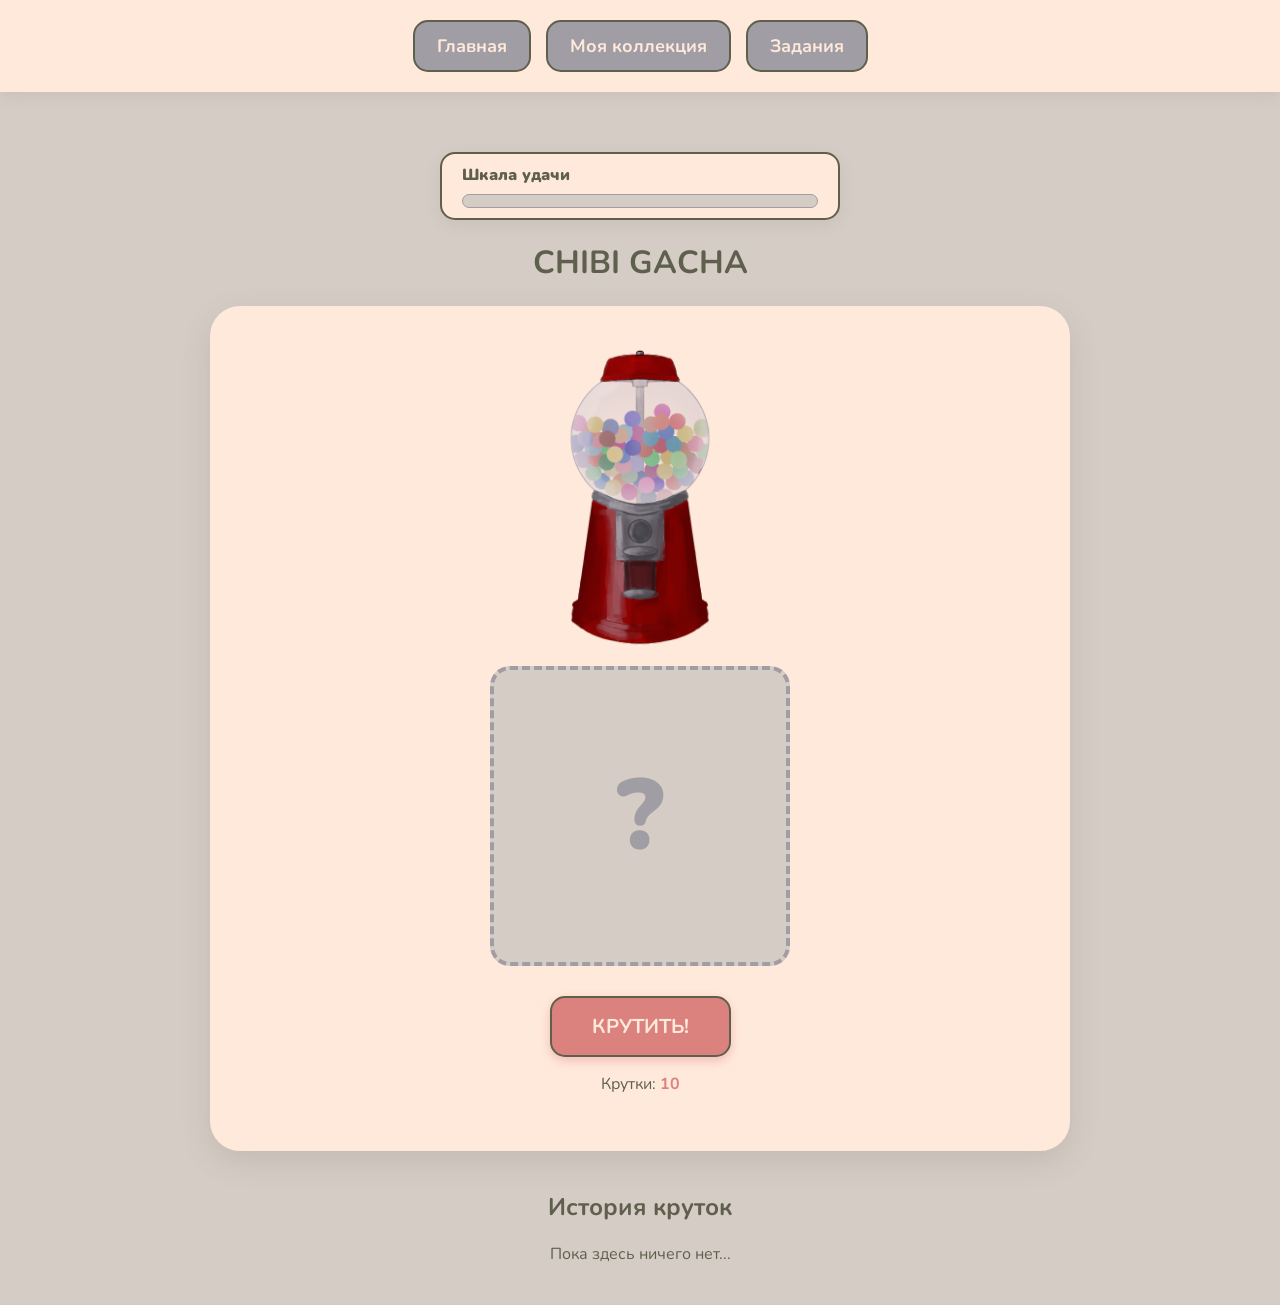
<file: index.html>
<!DOCTYPE html>
<html lang="ru">
<head>
    <meta charset="UTF-8">
    <meta name="viewport" content="width=device-width, initial-scale=1.0">
    <title>Chibi Gacha</title>
    <link rel="stylesheet" href="style.css">
</head>
<body>
    <nav class="navbar">
        <a href="index.html" class="nav-button">Главная</a>
        <a href="collection.html" class="nav-button">Моя коллекция</a>
        <a href="tasks.html" class="nav-button">Задания</a>
    </nav>

    <main class="game">
        <div class="pity-wrapper">
            <div class="pity-text">Шкала удачи</div>
            <div class="pity-bar">
                <div class="pity-fill" id="pityFill"></div>
            </div>
        </div>
        <h1>CHIBI GACHA</h1>
        <div class="machine">
            <div id="machineVisual">
                <img src="assets/machine.png" alt="Гача-автомат" class="machine-img">
            </div>
            
            <div id="result">
                <div class="placeholder">?</div>
            </div>

            <button id="rollButton">КРУТИТЬ!</button>
            
            <p>Крутки: <span id="rolls" style="font-weight: bold; color: #DB827F;">10</span></p>
        </div>

        <section class="collection">
            <h2>История круток</h2>
            <div id="collection">Пока здесь ничего нет...</div>
        </section>
    </main>

    <script src="items.js"></script>
    <script src="game.js"></script>
    <script src="collection.js"></script>
    <script src="script.js"></script>
</body>
</html>
</file>
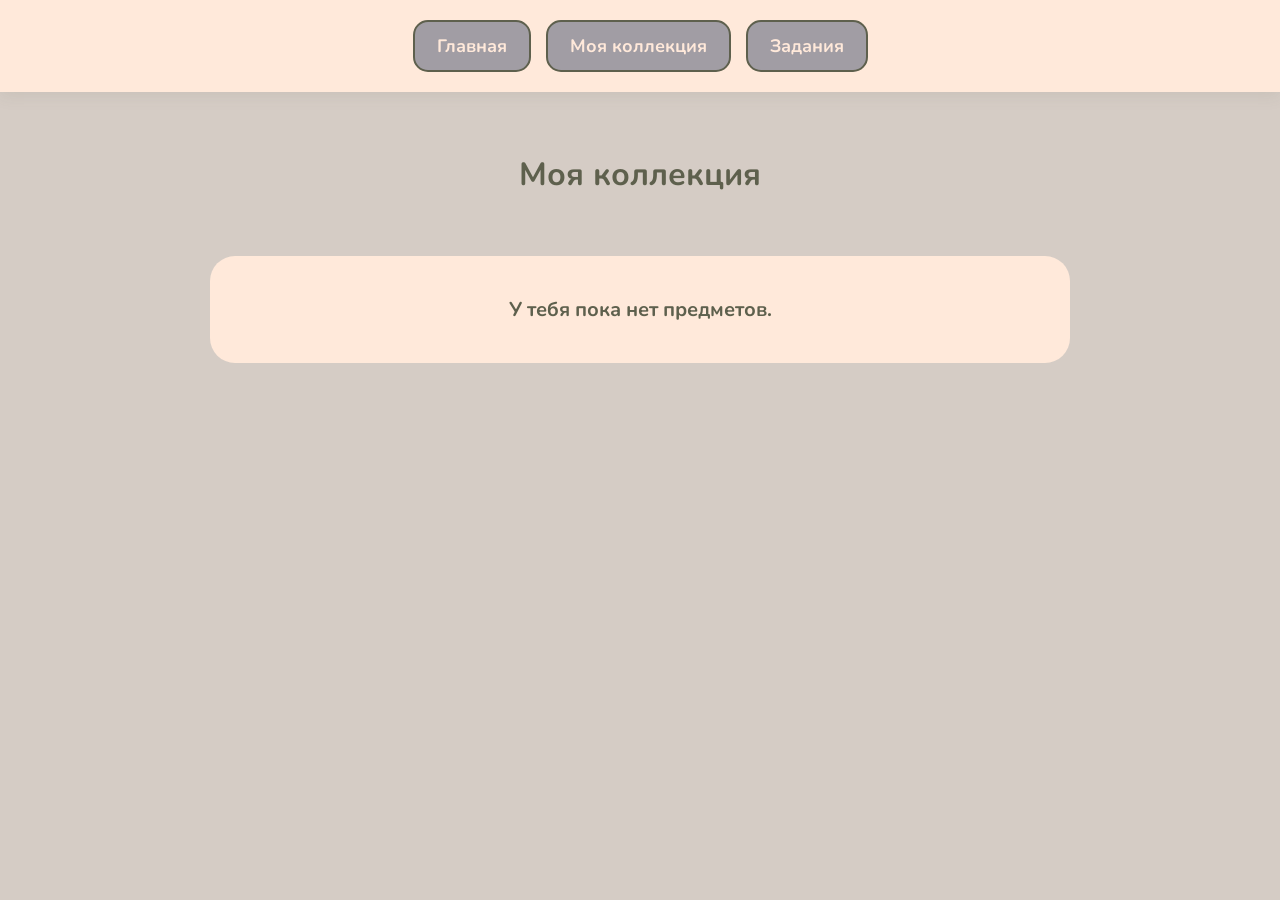
<file: collection.html>
<!DOCTYPE html>
<html lang="ru">
<head>
    <meta charset="UTF-8">
    <meta name="viewport" content="width=device-width, initial-scale=1.0">
    <title>Моя коллекция</title>
    <link rel="stylesheet" href="style.css">
</head>
<body>

    <nav class="navbar">
        <a href="index.html" class="nav-button">Главная</a>
        <a href="collection.html" class="nav-button">Моя коллекция</a>
        <a href="tasks.html" class="nav-button">Задания</a>
    </nav>

    <main class="game">
        <h1>Моя коллекция</h1>

        <div id="emptyCollection" class="empty-collection">
            У тебя пока нет предметов.
        </div>

        <section id="collectionCarousel" class="collection-carousel">
            <div class="carousel-items">
                <button id="previousItem" class="carousel-arrow">‹</button>
                <div id="leftItem" class="carousel-side-item"></div>
                <div id="selectedItem" class="carousel-selected-item"></div>
                <div id="rightItem" class="carousel-side-item"></div>
                <button id="nextItem" class="carousel-arrow">›</button>
            </div>
            <p id="itemCounter" class="item-counter"></p>
        </section>

        <!-- Модальное окно редактора -->
        <section id="characterEditor" class="character-editor">
            <div class="editor-overlay"></div>
            <div class="editor-content">
                <!-- Левая часть: чибик со смещением влево -->
                <div class="editor-character">
                    <div id="characterPreview" class="character-preview"></div>
                </div>

                <!-- Правая часть: боковая панель выбора предметов -->
                <div class="editor-panel">
                    <div class="editor-header">
                        <h2>Редактор</h2>
                        <button id="closeEditor" class="close-editor">✕</button>
                    </div>

                    <div id="editorCategories" class="editor-categories"></div>
                    <div id="editorItems" class="editor-items"></div>

                    <div class="editor-footer">
                        <button id="saveEditor" class="save-button">Сохранить</button>
                    </div>
                </div>
            </div>
        </section>
    </main>

    <script src="items.js"></script>
    <script src="game.js"></script>
    <script src="collection.js"></script>
    <script src="script.js"></script>
</body>
</html>
</file>
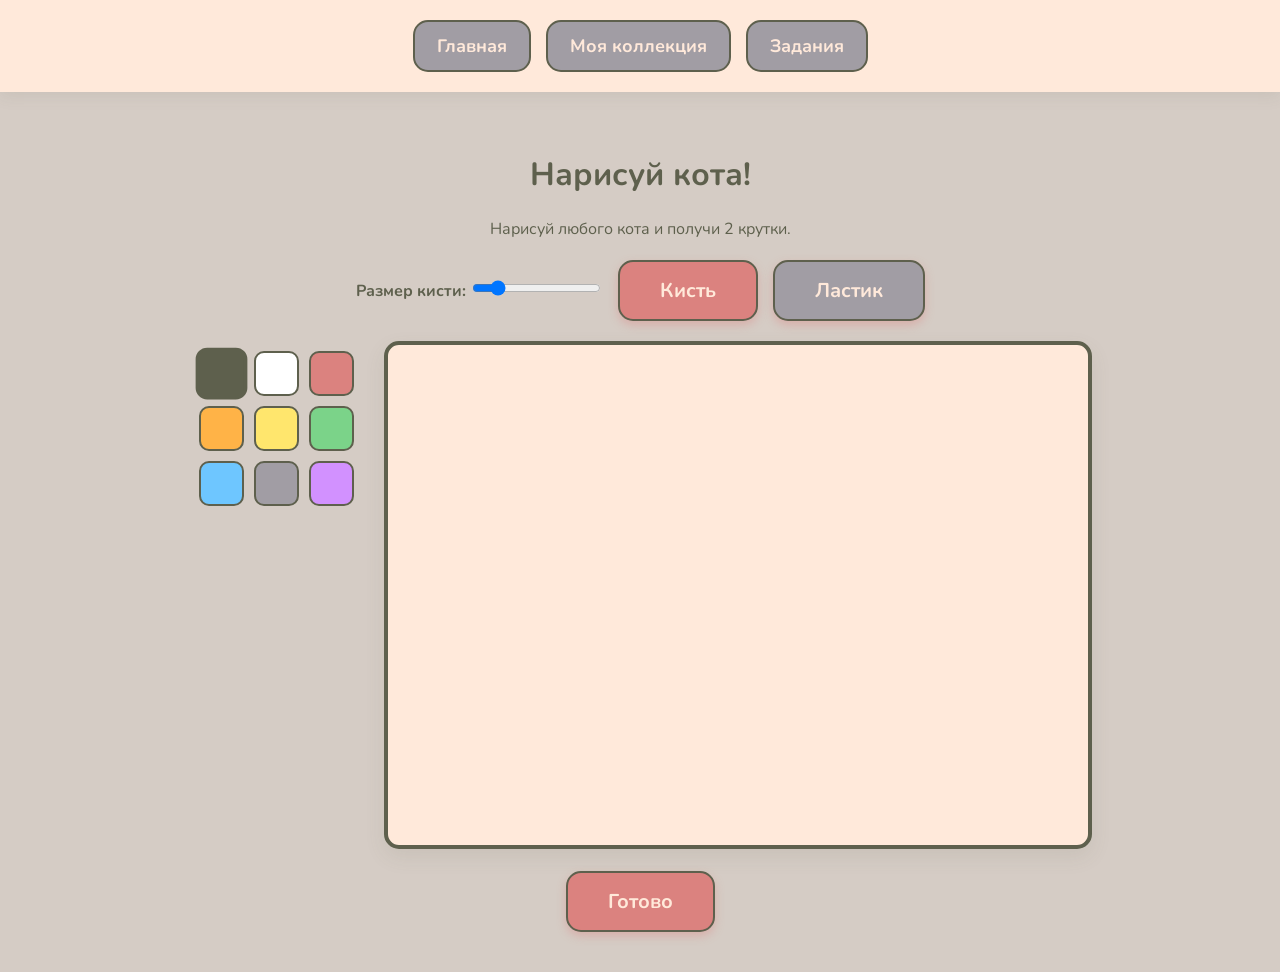
<file: draw-cat.html>
<!DOCTYPE html>
<html lang="ru">
<head>
    <meta charset="UTF-8">
    <meta name="viewport" content="width=device-width, initial-scale=1.0">
    <title>Нарисуй кота</title>
    <link rel="stylesheet" href="style.css">
</head>
<body>
    <nav class="navbar">
        <a href="index.html" class="nav-button">Главная</a>
        <a href="collection.html" class="nav-button">Моя коллекция</a>
        <a href="tasks.html" class="nav-button">Задания</a>
    </nav>

    <main class="game">
        <h1>Нарисуй кота!</h1>
        <p>Нарисуй любого кота и получи 2 крутки.</p>

        <div class="drawing-tools">
            <label>
                Размер кисти:
                <input type="range" id="brushSize" min="2" max="50" value="10">
            </label>
            <button id="brushButton">Кисть</button>
            <button id="eraserButton" style="background: #A19DA4;">Ластик</button>
        </div>

        <div class="drawing-area">
            <div class="color-palette">
                <button class="color-button active" data-color="#5E604D" style="background-color: #5E604D;"></button>
                <button class="color-button" data-color="#ffffff" style="background-color: #ffffff;"></button>
                <button class="color-button" data-color="#DB827F" style="background-color: #DB827F;"></button>
                <button class="color-button" data-color="#ffb347" style="background-color: #ffb347;"></button>
                <button class="color-button" data-color="#ffe66d" style="background-color: #ffe66d;"></button>
                <button class="color-button" data-color="#7bd389" style="background-color: #7bd389;"></button>
                <button class="color-button" data-color="#6ec6ff" style="background-color: #6ec6ff;"></button>
                <button class="color-button" data-color="#A19DA4" style="background-color: #A19DA4;"></button>
                <button class="color-button" data-color="#d291ff" style="background-color: #d291ff;"></button>
            </div>
            <canvas id="drawingCanvas" width="700" height="500"></canvas>
        </div>
        
        <br>
        <button id="finishDrawing">Готово</button>
    </main>

    <script src="game.js"></script>
    <script>
        const drawingType = "cat";
        const taskId = "draw-cat";
    </script>
    <script src="draw.js"></script>
</body>
</html>
</file>
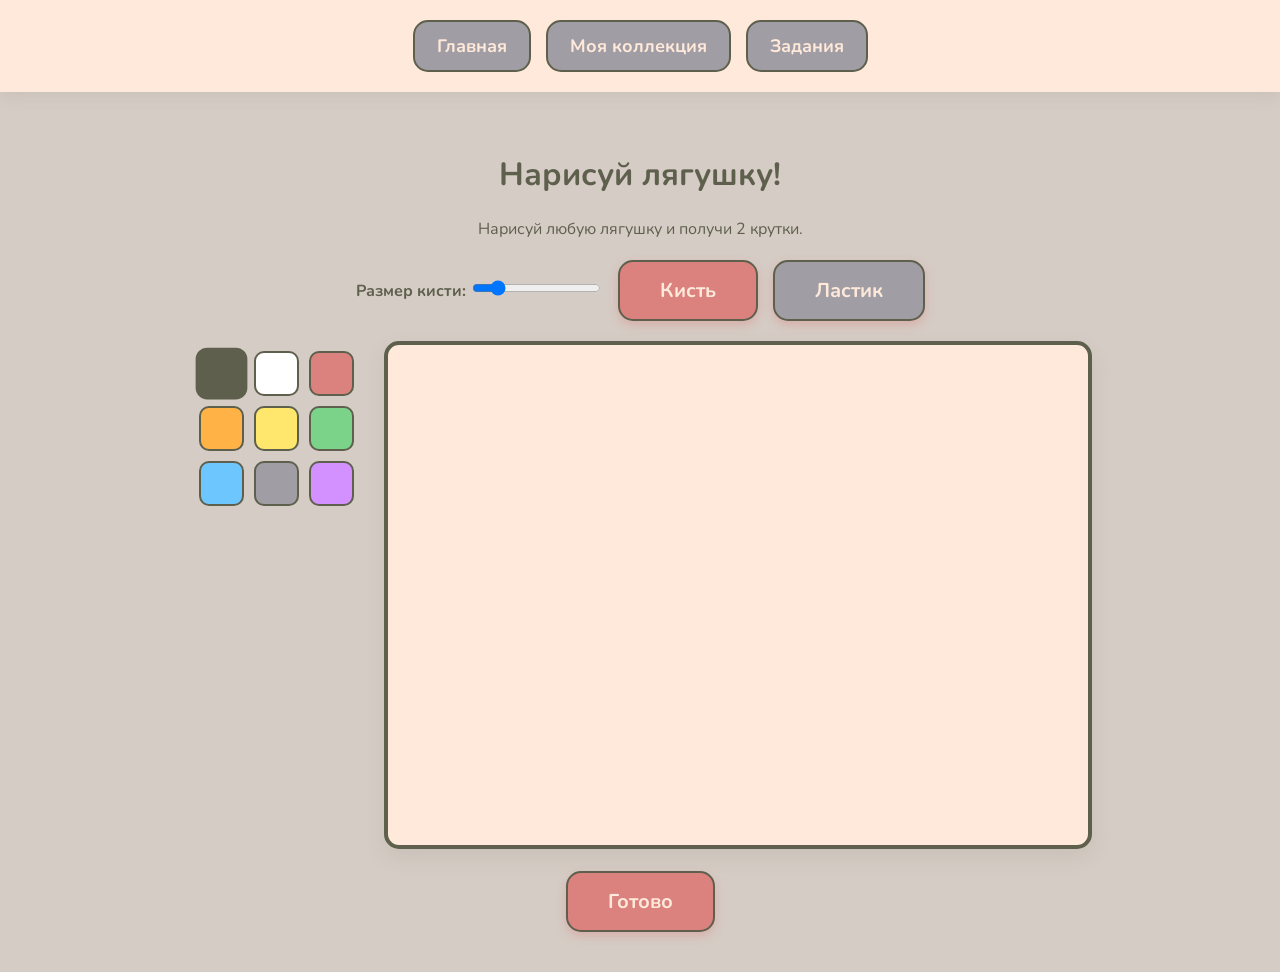
<file: draw-frog.html>
<!DOCTYPE html>
<html lang="ru">
<head>
    <meta charset="UTF-8">
    <meta name="viewport" content="width=device-width, initial-scale=1.0">
    <title>Нарисуй лягушку</title>
    <link rel="stylesheet" href="style.css">
</head>
<body>
    <nav class="navbar">
        <a href="index.html" class="nav-button">Главная</a>
        <a href="collection.html" class="nav-button">Моя коллекция</a>
        <a href="tasks.html" class="nav-button">Задания</a>
    </nav>

    <main class="game">
        <h1>Нарисуй лягушку!</h1>
        <p>Нарисуй любую лягушку и получи 2 крутки.</p>

        <div class="drawing-tools">
            <label>
                Размер кисти:
                <input type="range" id="brushSize" min="2" max="50" value="10">
            </label>
            <button id="brushButton">Кисть</button>
            <button id="eraserButton" style="background: #A19DA4;">Ластик</button>
        </div>

        <div class="drawing-area">
            <div class="color-palette">
                <button class="color-button active" data-color="#5E604D" style="background-color: #5E604D;"></button>
                <button class="color-button" data-color="#ffffff" style="background-color: #ffffff;"></button>
                <button class="color-button" data-color="#DB827F" style="background-color: #DB827F;"></button>
                <button class="color-button" data-color="#ffb347" style="background-color: #ffb347;"></button>
                <button class="color-button" data-color="#ffe66d" style="background-color: #ffe66d;"></button>
                <button class="color-button" data-color="#7bd389" style="background-color: #7bd389;"></button>
                <button class="color-button" data-color="#6ec6ff" style="background-color: #6ec6ff;"></button>
                <button class="color-button" data-color="#A19DA4" style="background-color: #A19DA4;"></button>
                <button class="color-button" data-color="#d291ff" style="background-color: #d291ff;"></button>
            </div>
            <canvas id="drawingCanvas" width="700" height="500"></canvas>
        </div>

        <br>
        <button id="finishDrawing">Готово</button>
    </main>

    <script src="game.js"></script>
    <script>
        const drawingType = "frog";
        const taskId = "draw-frog";
    </script>
    <script src="draw.js"></script>
</body>
</html>
</file>
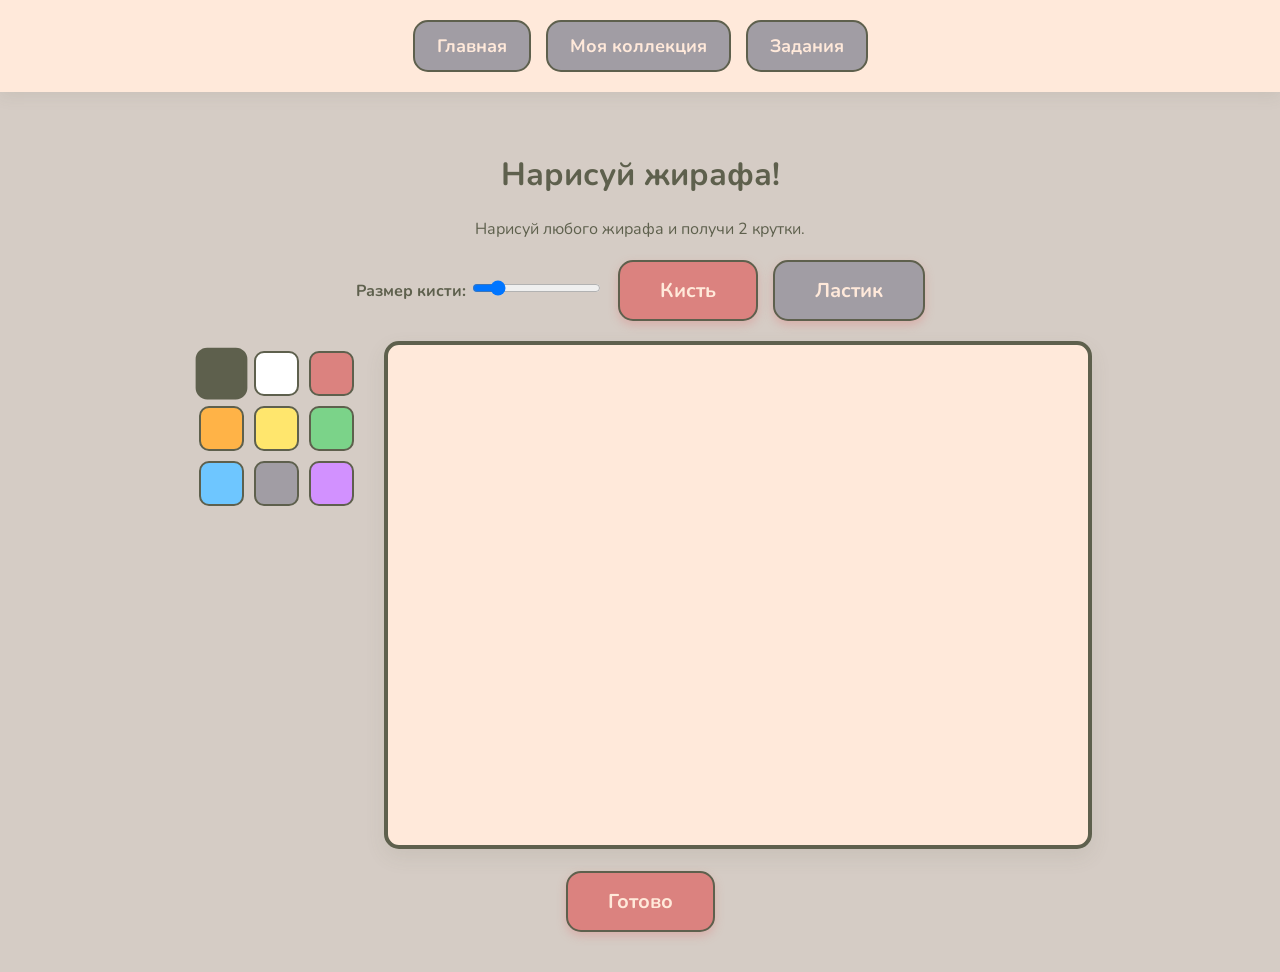
<file: draw-giraffe.html>
<!DOCTYPE html>
<html lang="ru">
<head>
    <meta charset="UTF-8">
    <meta name="viewport" content="width=device-width, initial-scale=1.0">
    <title>Нарисуй жирафа</title>
    <link rel="stylesheet" href="style.css">
</head>
<body>
    <nav class="navbar">
        <a href="index.html" class="nav-button">Главная</a>
        <a href="collection.html" class="nav-button">Моя коллекция</a>
        <a href="tasks.html" class="nav-button">Задания</a>
    </nav>

    <main class="game">
        <h1>Нарисуй жирафа!</h1>
        <p>Нарисуй любого жирафа и получи 2 крутки.</p>

        <div class="drawing-tools">
            <label>
                Размер кисти:
                <input type="range" id="brushSize" min="2" max="50" value="10">
            </label>
            <button id="brushButton">Кисть</button>
            <button id="eraserButton" style="background: #A19DA4;">Ластик</button>
        </div>

        <div class="drawing-area">
            <div class="color-palette">
                <button class="color-button active" data-color="#5E604D" style="background-color: #5E604D;"></button>
                <button class="color-button" data-color="#ffffff" style="background-color: #ffffff;"></button>
                <button class="color-button" data-color="#DB827F" style="background-color: #DB827F;"></button>
                <button class="color-button" data-color="#ffb347" style="background-color: #ffb347;"></button>
                <button class="color-button" data-color="#ffe66d" style="background-color: #ffe66d;"></button>
                <button class="color-button" data-color="#7bd389" style="background-color: #7bd389;"></button>
                <button class="color-button" data-color="#6ec6ff" style="background-color: #6ec6ff;"></button>
                <button class="color-button" data-color="#A19DA4" style="background-color: #A19DA4;"></button>
                <button class="color-button" data-color="#d291ff" style="background-color: #d291ff;"></button>
            </div>
            <canvas id="drawingCanvas" width="700" height="500"></canvas>
        </div>

        <br>
        <button id="finishDrawing">Готово</button>
    </main>

    <script src="game.js"></script>
    <script>
        const drawingType = "giraffe";
        const taskId = "draw-giraffe";
    </script>
    <script src="draw.js"></script>
</body>
</html>
</file>
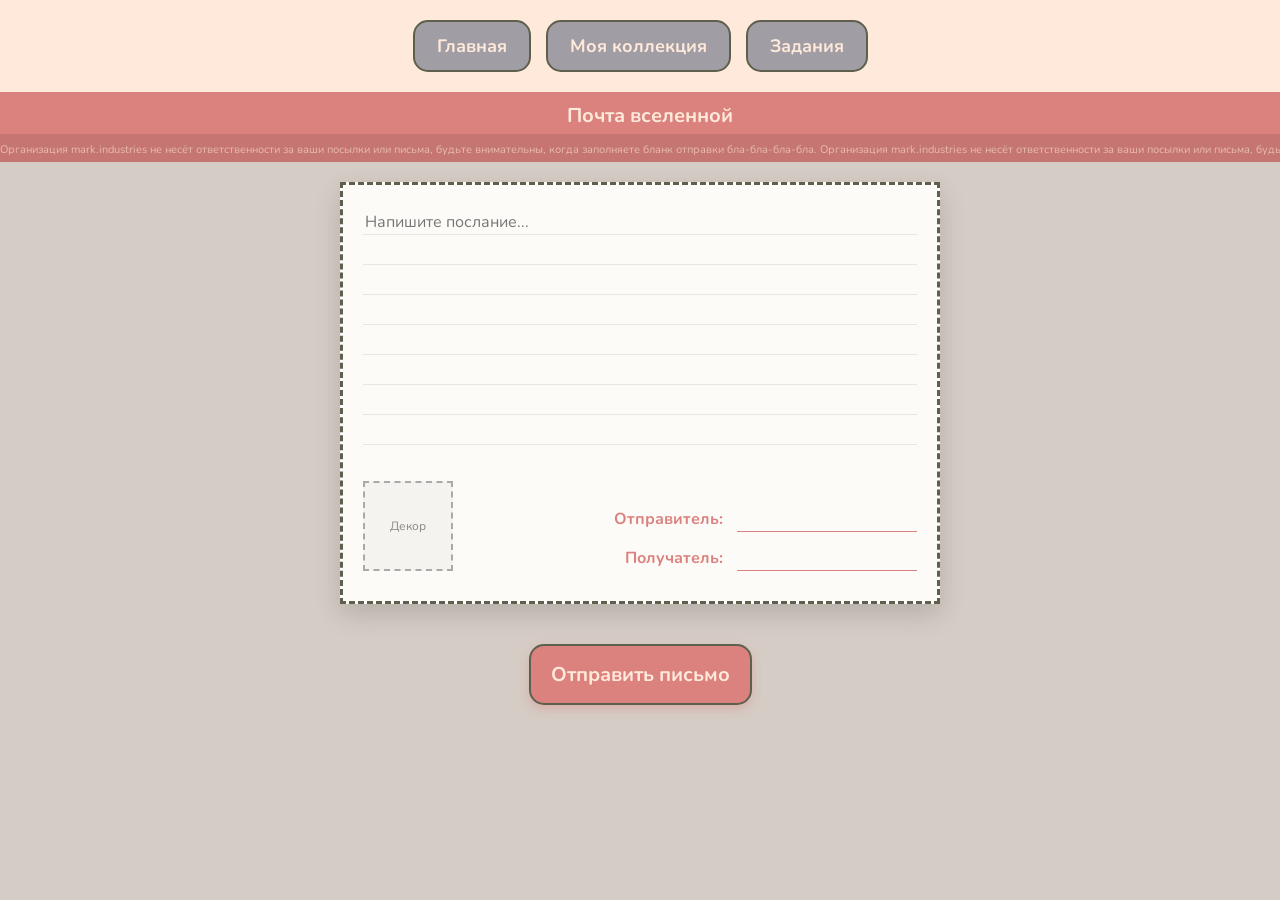
<file: mail.html>
<!DOCTYPE html>
<html lang="ru">
<head>
    <meta charset="UTF-8">
    <title>Почта вселенной</title>
    <link rel="stylesheet" href="style.css">
</head>
<body>
    <nav class="navbar">
        <a href="index.html" class="nav-button">Главная</a>
        <a href="collection.html" class="nav-button">Моя коллекция</a>
        <a href="tasks.html" class="nav-button">Задания</a>
    </nav>

    <!-- Новая шапка почты -->
    <div class="mail-header-bar">
        <h2 class="mail-title">Почта вселенной</h2>
        <div class="mail-marquee-wrapper">
            <div class="mail-marquee">
                Организация mark.industries не несёт ответственности за ваши посылки или письма, будьте внимательны, когда заполняете бланк отправки бла-бла-бла-бла. Организация mark.industries не несёт ответственности за ваши посылки или письма, будьте внимательны, когда заполняете бланк отправки бла-бла-бла-бла. Организация mark.industries не несёт ответственности за ваши посылки или письма, будьте внимательны, когда заполняете бланк отправки бла-бла-бла-бла.
            </div>
        </div>
    </div>

    <!-- Контейнер для письма -->
    <div id="mailContainer" class="mail-container"></div>

    <!-- Модальное окно выбора декора -->
    <div id="decorModal" class="modal-overlay" style="display: none;">
        <div class="modal-content">
            <h3>Выберите декор</h3>
            <div id="decorGrid" class="decor-grid"></div>
            <button class="task-button" onclick="document.getElementById('decorModal').style.display='none'">Отмена</button>
        </div>
    </div>

    <!-- Красивое всплывающее окно после отправки/чтения -->
<div id="mailPopup" class="custom-modal-overlay">
    <div class="custom-modal-box">
        <p id="mailPopupText"></p>
        <button id="mailPopupBtn" class="task-button">Вернуться на страницу заданий</button>
    </div>
</div>

    <!-- Подключаем скрипты -->
    <script src="game.js"></script>
    <script src="tasks.js"></script> <!-- Для функции checkAndCompleteTask -->
    <script src="mail.js"></script>
</body>
</html>
</file>
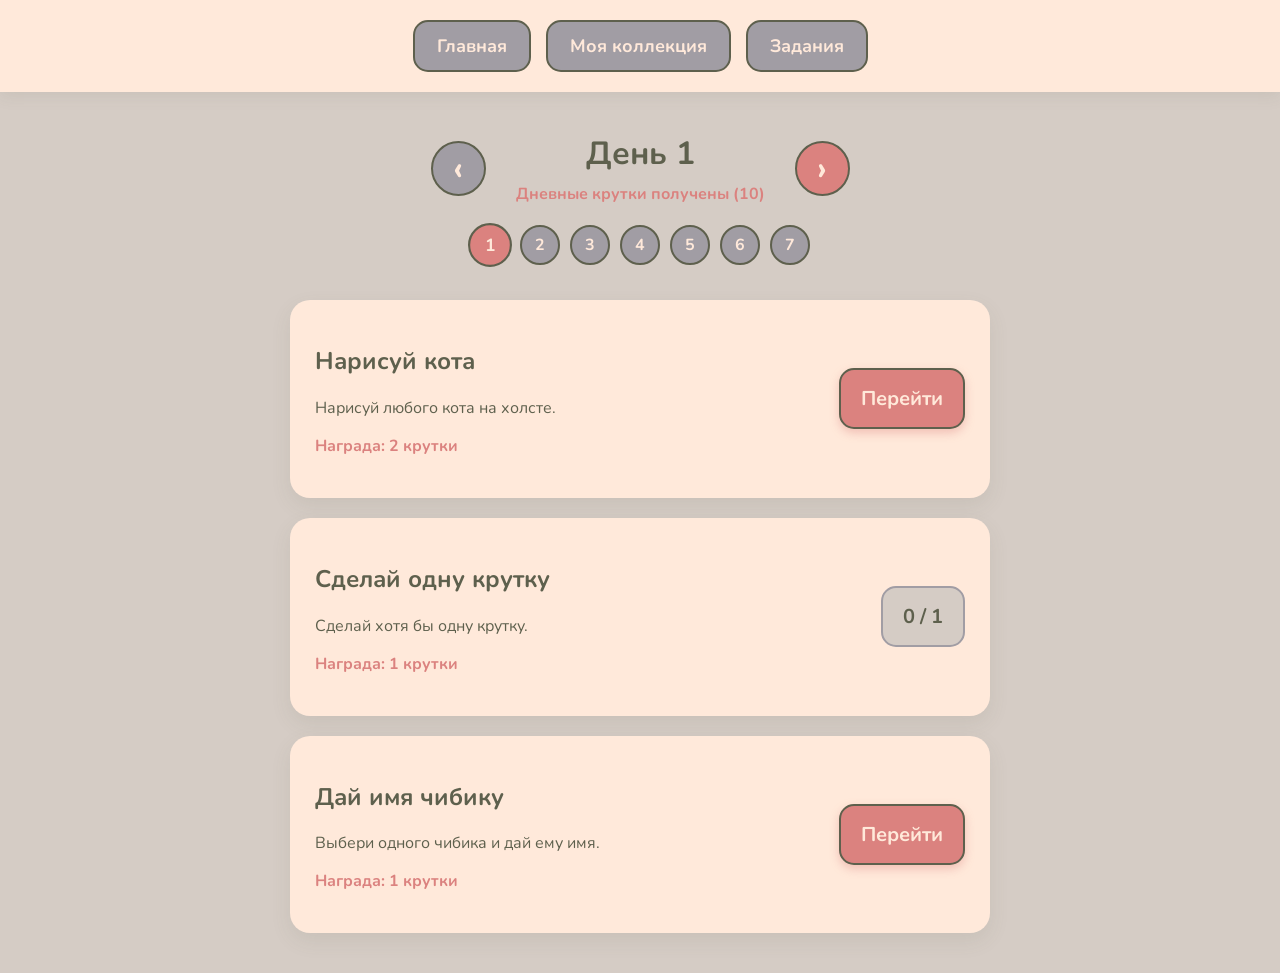
<file: tasks.html>
<!DOCTYPE html>
<html lang="ru">

<head>

    <meta charset="UTF-8">

    <meta
        name="viewport"
        content="width=device-width, initial-scale=1.0"
    >

    <title>Задания</title>

    <link
        rel="stylesheet"
        href="style.css"
    >

</head>


<body>

    <nav class="navbar">

        <a
            href="index.html"
            class="nav-button"
        >
            Главная
        </a>

        <a
            href="collection.html"
            class="nav-button"
        >
            Моя коллекция
        </a>

        <a
            href="tasks.html"
            class="nav-button"
        >
            Задания
        </a>

    </nav>


    <main class="game">

        <div class="tasks-header">

            <button
                id="previousDay"
                class="day-arrow"
            >
                ‹
            </button>


            <div>

                <h1 id="dayTitle">
                    День 1
                </h1>

                <p
                    id="dailyRollsText"
                    class="daily-rolls-text"
                >
                </p>

            </div>


            <button
                id="nextDay"
                class="day-arrow"
            >
                ›
            </button>

        </div>


        <div
            id="dayDots"
            class="day-dots"
        >
        </div>


        <section
            id="tasksContainer"
            class="tasks-container"
        >
        </section>

    </main>


    <script src="game.js"></script>
    <script src="tasks.js"></script>

</body>

</html>
</file>
<file: style.css>
@import url('https://fonts.googleapis.com/css2?family=Nunito:wght@400;700;900&display=swap');

html {
    overflow-y: scroll;
}

* {
    box-sizing: border-box;
}

body {
    margin: 0;
    font-family: 'Nunito', sans-serif;
    background: #D5CCC5;
    color: #5E604D;
    text-align: center;
    min-height: 100vh;
}

h1, h2 {
    color: #5E604D;
}

.game {
    max-width: 900px;
    margin: 0 auto;
    padding: 40px 20px;
    box-sizing: border-box;
}

/* Навигация */
.navbar {
    display: flex;
    justify-content: center;
    gap: 15px;
    padding: 20px;
    background: #FFE9DA;
    box-shadow: 0 4px 15px rgba(94, 96, 77, 0.1);
    box-sizing: border-box;
    width: 100%;
}

.nav-button {
    padding: 12px 22px;
    text-decoration: none;
    color: #FFE9DA;
    background: #A19DA4;
    border: 2px solid #5E604D;
    border-radius: 15px;
    font-size: 18px;
    font-weight: 700;
    transition: 0.2s;
}

.nav-button:hover {
    background: #DB827F;
    transform: translateY(-3px);
}

/* Главная: Автомат */
.machine {
    background: #FFE9DA;
    border-radius: 30px;
    padding: 40px;
    box-shadow: 0 10px 30px rgba(94, 96, 77, 0.15);
}

.machine-img {
    width: 300px;
    max-width: 100%;
    display: block;
    margin: 0 auto;
}

#result {
    width: 300px;
    height: 300px;
    margin: 20px auto 30px;
    display: flex;
    align-items: center;
    justify-content: center;
    background: #D5CCC5;
    border: 4px dashed #A19DA4;
    border-radius: 20px;
}

.placeholder {
    font-size: 100px;
    font-weight: 900;
    color: #A19DA4;
}

.result-img {
    max-width: 180px;
    max-height: 180px;
    object-fit: contain;
}

/* Кнопки */
button {
    padding: 15px 40px;
    font-size: 20px;
    font-weight: 700;
    font-family: 'Nunito', sans-serif;
    color: #FFE9DA;
    background: #DB827F;
    border: 2px solid #5E604D;
    border-radius: 15px;
    cursor: pointer;
    transition: 0.2s;
    box-shadow: 0 4px 10px rgba(219, 130, 127, 0.4);
}

button:hover {
    transform: translateY(-2px);
    box-shadow: 0 6px 15px rgba(219, 130, 127, 0.6);
}

button:disabled {
    background: #A19DA4;
    box-shadow: none;
    cursor: not-allowed;
    transform: none;
}

/* История круток */
.collection {
    margin-top: 40px;
}

.collection-card {
    display: flex;
    align-items: center;
    justify-content: center;
    gap: 10px;
    margin-bottom: 10px;
    font-weight: 700;
}

.thumb-img {
    width: 32px;
    height: 32px;
    object-fit: contain;
}

/* Задания */
.task-card {
    max-width: 700px;
    margin: 30px auto;
    padding: 25px;
    background: #FFE9DA;
    border-radius: 20px;
    display: flex;
    align-items: center;
    justify-content: space-between;
    gap: 20px;
    box-shadow: 0 8px 20px rgba(94, 96, 77, 0.1);
}

.task-info {
    text-align: left;
}

.reward {
    font-weight: bold;
    color: #DB827F;
}

.task-button {
    padding: 15px 20px;
    border-radius: 15px;
    border: 2px solid #5E604D;
    text-decoration: none;
    color: #FFE9DA;
    background: #DB827F;
    font-weight: 700;
    white-space: nowrap;
    transition: 0.2s;
    box-shadow: 0 4px 10px rgba(219, 130, 127, 0.4);
}

.task-button,
a.task-button.page-button {
    background: #DB827F !important;
    color: #FFE9DA !important;
    border: 2px solid #5E604D !important;
    cursor: pointer;
    text-decoration: none;
    display: inline-block;
    transition: transform 0.15s ease, background 0.15s ease;
}

a.task-button.page-button:hover,
.task-button:not(:disabled):hover {
    background: #c9716e !important;
    transform: translateY(-2px);
}

/* Обычные выполненные задания (Lilac Ash #A19DA4) */
.task-button.completed {
    background: #A19DA4 !important;
    border-color: #5E604D !important;
    color: #FFE9DA !important;
    cursor: default;
    box-shadow: none;
    transform: none;
}

/* Задания в процессе и заблокированные (Dust Grey #D5CCC5) */
.task-button.incomplete, 
.task-button.locked {
    background: #D5CCC5 !important;
    border-color: #A19DA4 !important;
    color: #5E604D !important;
    cursor: not-allowed;
    box-shadow: none;
    transform: none;
}

.task-button:hover {
    transform: translateY(-2px);
    box-shadow: 0 6px 15px rgba(219, 130, 127, 0.6);
}

/* Холст рисования */
.drawing-tools {
    margin: 20px;
    display: flex;
    justify-content: center;
    align-items: center;
    gap: 15px;
    font-weight: bold;
}

.drawing-area {
    display: flex;
    justify-content: center;
    align-items: flex-start;
    gap: 20px;
    margin-top: 20px;
}

#drawingCanvas {
    background: #FFE9DA;
    border: 4px solid #5E604D;
    border-radius: 15px;
    cursor: crosshair;
    max-width: 100%;
    box-shadow: 0 8px 20px rgba(94, 96, 77, 0.1);
}

.color-palette {
    display: grid;
    grid-template-columns: repeat(3, 45px);
    gap: 10px;
    padding: 10px;
}

.color-button {
    width: 45px;
    height: 45px;
    padding: 0;
    border: 2px solid #5E604D;
    border-radius: 10px;
    cursor: pointer;
    box-shadow: none;
}

.color-button.active {
    border: 3px solid #5E604D;
    transform: scale(1.15);
}

/* --- АНИМИРОВАННАЯ КАРУСЕЛЬ КОЛЛЕКЦИИ --- */

.empty-collection {
    margin-top: 60px;
    padding: 40px;
    background: #FFE9DA;
    border-radius: 25px;
    font-size: 20px;
    font-weight: 700;
}

.collection-carousel {
    margin-top: 30px;
    display: flex;
    flex-direction: column;
    align-items: center;
}

.carousel-items {
    display: flex;
    justify-content: center;
    align-items: center;
    gap: 20px;
    min-height: 380px;
}

.carousel-side-item, .carousel-selected-item {
    transition: transform 0.22s ease, opacity 0.22s ease;
}

.carousel-side-item {
    width: 160px;
    height: 220px;
    display: flex;
    align-items: center;
    justify-content: center;
    cursor: pointer;
    opacity: 0.45;
    transform: scale(0.8);
}

.carousel-side-item:hover {
    opacity: 0.75;
    transform: scale(0.85);
}

.carousel-selected-item {
    width: 280px;
    height: 340px;
    display: flex;
    flex-direction: column;
    align-items: center;
    justify-content: center;
    cursor: pointer;
}

.selected-item-image, .side-item-image {
    max-width: 100%;
    max-height: 260px;
    object-fit: contain;
}

.side-item-image {
    filter: grayscale(20%) brightness(0.85);
}

.carousel-arrow {
    width: 55px;
    height: 55px;
    padding: 0;
    border: 2px solid #5E604D;
    border-radius: 50%;
    font-size: 35px;
    line-height: 1;
}

.item-counter {
    margin-top: 15px;
    font-weight: 700;
    color: #5E604D;
}

/* Поле имени для кастомного чиби */
.chibi-name-container {
    display: inline-flex;
    align-items: center;
    justify-content: center;
    background: rgba(255, 233, 218, 0.65);
    border: 2px solid #5E604D;
    border-radius: 12px;
    padding: 5px 12px;
    margin-top: 12px;
    max-width: 200px;
    width: 100%;
    transition: background 0.2s ease, border-color 0.2s ease;
}

.chibi-name-container:focus-within {
    background: #FFE9DA;
    border-color: #DB827F;
}

.chibi-name-input {
    border: none;
    background: transparent;
    font-family: 'Nunito', sans-serif;
    font-weight: 700;
    font-size: 15px;
    color: #5E604D;
    text-align: center;
    outline: none;
    width: 100%;
}

.pencil-icon {
    font-size: 14px;
    color: #5E604D;
    margin-left: 6px;
    user-select: none;
    pointer-events: none;
    opacity: 0.8;
}

/* Анимации карусели */
.carousel-items.slide-left .carousel-selected-item {
    animation: slideOutLeft 0.22s ease forwards;
}

.carousel-items.slide-left .carousel-side-item {
    animation: slideSideLeft 0.22s ease forwards;
}

.carousel-items.slide-right .carousel-selected-item {
    animation: slideOutRight 0.22s ease forwards;
}

.carousel-items.slide-right .carousel-side-item {
    animation: slideSideRight 0.22s ease forwards;
}

@keyframes slideOutLeft {
    0% { transform: translateX(0) scale(1); opacity: 1; }
    100% { transform: translateX(-50px) scale(0.85); opacity: 0.3; }
}

@keyframes slideSideLeft {
    0% { transform: translateX(0); }
    100% { transform: translateX(-35px); }
}

@keyframes slideOutRight {
    0% { transform: translateX(0) scale(1); opacity: 1; }
    100% { transform: translateX(50px) scale(0.85); opacity: 0.3; }
}

@keyframes slideSideRight {
    0% { transform: translateX(0); }
    100% { transform: translateX(35px); }
}

/* Редактор персонажа */
.character-editor {
    position: fixed;
    top: 0;
    left: 0;
    width: 100vw;
    height: 100vh;
    z-index: 9999;
    opacity: 0;
    pointer-events: none;
    transition: opacity 0.3s ease;
}

.character-editor.editor-open {
    opacity: 1;
    pointer-events: auto;
}

.editor-overlay {
    position: absolute;
    top: 0;
    left: 0;
    width: 100%;
    height: 100%;
    background: rgba(94, 96, 77, 0.45);
    backdrop-filter: blur(3px);
}

.editor-content {
    position: relative;
    z-index: 10000;
    display: flex;
    width: 100%;
    height: 100%;
}

.editor-character {
    flex: 1;
    display: flex;
    align-items: center;
    justify-content: center;
    height: 100%;
    overflow: hidden;
}

.character-preview {
    position: relative;
    width: 560px;
    height: 560px;
    background: transparent;
    border: none;
    border-radius: 24px;
    overflow: hidden;
}

.character-layer {
    position: absolute;
    top: 0;
    left: 0;
    width: 100%;
    height: 100%;
    object-fit: contain;
    pointer-events: none;
}

.layer-handItem { z-index: 1; }
.layer-body { z-index: 2; }
.layer-eyes { z-index: 3; }
.layer-emotion { z-index: 4; }
.layer-top { z-index: 5; }
.layer-bottom { z-index: 6; }
.layer-shoes { z-index: 7; }
.layer-hair { z-index: 8; }
.layer-accessory { z-index: 9; }

.editor-panel {
    width: 420px;
    max-width: 90vw;
    background: #FFE9DA;
    height: 100vh;
    display: flex;
    flex-direction: column;
    padding: 24px;
    box-sizing: border-box;
    border-left: 3px solid #5E604D;
    box-shadow: -6px 0 20px rgba(94, 96, 77, 0.2);
    transform: translateX(100%);
    transition: transform 0.35s cubic-bezier(0.25, 1, 0.5, 1);
}

.character-editor.editor-open .editor-panel {
    transform: translateX(0);
}

.editor-header {
    display: flex;
    justify-content: space-between;
    align-items: center;
    margin-bottom: 20px;
}

.editor-header h2 {
    margin: 0;
    color: #5E604D;
    font-size: 24px;
}

.close-editor {
    background: #A19DA4;
    color: #FFFFFF;
    border: 2px solid #5E604D;
    width: 36px;
    height: 36px;
    padding: 0;
    border-radius: 50%;
    cursor: pointer;
    font-size: 16px;
    font-weight: bold;
    display: flex;
    align-items: center;
    justify-content: center;
    transition: all 0.2s ease;
    box-shadow: none;
}

.close-editor:hover {
    background: #DB827F;
}

.editor-categories {
    display: flex;
    flex-wrap: wrap;
    gap: 8px;
    margin-bottom: 20px;
}

.category-button {
    background: #A19DA4;
    color: #FFFFFF;
    border: 2px solid #5E604D;
    padding: 8px 14px;
    border-radius: 16px;
    cursor: pointer;
    font-size: 14px;
    font-weight: bold;
    transition: all 0.2s ease;
    box-shadow: none;
}

.category-button:hover {
    background: #DB827F;
}

.category-button.active-category {
    background: #DB827F;
    color: #FFFFFF;
    box-shadow: 0 4px 10px rgba(219, 130, 127, 0.4);
}

.editor-items {
    flex: 1;
    overflow-y: auto;
    display: grid;
    grid-template-columns: repeat(3, 1fr);
    gap: 12px;
    align-content: start;
    padding-right: 4px;
}

.editor-item-card {
    background: #FFFFFF;
    border: 2px solid #5E604D;
    border-radius: 14px;
    padding: 10px 6px;
    display: flex;
    flex-direction: column;
    align-items: center;
    justify-content: center;
    cursor: pointer;
    transition: all 0.2s ease;
    box-shadow: none;
}

.editor-item-card:hover {
    transform: translateY(-2px);
    box-shadow: 0 4px 8px rgba(94, 96, 77, 0.2);
}

.editor-item-card.equipped {
    border-color: #DB827F;
    background: #FFF0ED;
    box-shadow: 0 0 0 2px #DB827F;
}

.editor-item-card img {
    width: 50px;
    height: 50px;
    object-fit: contain;
}

.editor-item-card span {
    font-size: 12px;
    color: #5E604D;
    margin-top: 6px;
    text-align: center;
}

.no-items {
    grid-column: 1 / -1;
    color: #5E604D;
    text-align: center;
    font-size: 14px;
    margin-top: 20px;
}

.editor-footer {
    padding-top: 16px;
    border-top: 2px solid #5E604D;
    margin-top: auto;
}

.save-button {
    width: 100%;
    background: #DB827F;
    color: #FFFFFF;
    border: 2px solid #5E604D;
    padding: 14px;
    font-size: 16px;
    font-weight: bold;
    border-radius: 16px;
    cursor: pointer;
    box-shadow: 0 4px 12px rgba(219, 130, 127, 0.4);
    transition: all 0.2s ease;
}

.save-button:hover {
    transform: translateY(-2px);
    box-shadow: 0 6px 16px rgba(219, 130, 127, 0.6);
}

/* Анимации Гачи */
.shake {
    animation: shake 0.7s ease-in-out;
}

@keyframes shake {
    0%, 100% { transform: rotate(0deg); }
    15% { transform: rotate(-4deg); }
    30% { transform: rotate(4deg); }
    45% { transform: rotate(-3deg); }
    60% { transform: rotate(3deg); }
    75% { transform: rotate(-2deg); }
}

.spark {
    font-size: 90px;
    animation: spark 0.5s ease-out forwards;
}

@keyframes spark {
    0% { transform: scale(0); opacity: 0; }
    50% { transform: scale(1.5); opacity: 1; }
    100% { transform: scale(0.5); opacity: 0; }
}

.item-result {
    animation: itemAppear 0.4s ease-out;
}

@keyframes itemAppear {
    0% { transform: scale(0); opacity: 0; }
    70% { transform: scale(1.15); opacity: 1; }
    100% { transform: scale(1); opacity: 1; }
}

.tasks-header {
    display: flex;

    justify-content: center;

    align-items: center;

    gap: 30px;

    margin-bottom: 20px;
}


.tasks-header h1 {
    margin: 0;
}


.day-arrow {
    width: 55px;

    height: 55px;

    padding: 0;

    border-radius: 50%;

    font-size: 35px;

    line-height: 1;

    box-shadow: none;
}


.daily-rolls-text {
    margin: 8px 0 0;

    font-weight: 700;

    color: #DB827F;
}


.day-dots {
    display: flex;

    justify-content: center;

    flex-wrap: wrap;

    gap: 10px;

    margin-bottom: 35px;
}


.day-dot {
    width: 40px;

    height: 40px;

    padding: 0;

    border-radius: 50%;

    background: #A19DA4;

    box-shadow: none;

    font-size: 16px;
}


.day-dot:hover {
    transform: translateY(-2px);
}


.day-dot.active-day-dot {
    background: #DB827F;

    transform: scale(1.1);
}


.tasks-container {
    display: flex;

    flex-direction: column;

    gap: 20px;
}


.tasks-container .task-card {
    width: 100%;

    max-width: 700px;

    margin: 0 auto;
}

/* Красивое модальное окно (вместо alert) */
.custom-modal-overlay {
    position: fixed;
    top: 0;
    left: 0;
    width: 100vw;
    height: 100vh;
    background: rgba(94, 96, 77, 0.45); /* Ebony с прозрачностью */
    backdrop-filter: blur(4px);
    display: flex;
    align-items: center;
    justify-content: center;
    z-index: 99999;
    opacity: 0;
    pointer-events: none;
    transition: opacity 0.25s ease;
}

.custom-modal-overlay.active {
    opacity: 1;
    pointer-events: auto;
}

.custom-modal-box {
    background: #FFE9DA; /* Powder Petal */
    border: 3px solid #5E604D; /* Ebony */
    border-radius: 24px;
    padding: 30px;
    max-width: 380px;
    width: 85%;
    text-align: center;
    box-shadow: 0 10px 30px rgba(94, 96, 77, 0.25);
    transform: scale(0.5);
    transition: transform 0.3s cubic-bezier(0.175, 0.885, 0.32, 1.275);
}

.custom-modal-overlay.active .custom-modal-box {
    transform: scale(1); /* Анимация увеличения */
}

.custom-modal-box p {
    font-size: 18px;
    font-weight: 700;
    color: #5E604D; /* Ebony */
    margin: 0 0 20px 0;
    line-height: 1.4;
}

.custom-modal-box button {
    background: #DB827F; /* Light Coral */
    color: #FFE9DA;
    padding: 10px 32px;
    font-size: 16px;
}

/* --- МИНИ-ИГРА: ШАРИКИ --- */
.balloon-overlay {
    position: fixed;
    top: 0; left: 0; width: 100vw; height: 100vh;
    background: rgba(94, 96, 77, 0.6); /* Полупрозрачный Ebony, чтобы ничего не нажать */
    z-index: 99998; /* Чуть ниже, чем финальный alert */
    overflow: hidden;
    touch-action: none; /* Запрещаем скролл на мобилках */
}

.balloon-timer {
    position: absolute;
    top: 30px; left: 50%;
    transform: translateX(-50%);
    font-size: 56px;
    font-weight: 900;
    color: #FFE9DA; /* Powder Petal */
    text-shadow: 0 4px 10px rgba(0,0,0,0.3);
    transition: color 0.3s ease, transform 0.2s ease;
}

.balloon {
    position: absolute;
    width: 60px;
    height: 60px;
    border-radius: 50%;
    box-shadow: inset -10px -10px 15px rgba(0,0,0,0.15), 0 5px 10px rgba(0,0,0,0.2);
    cursor: pointer;
    transition: top 0.8s cubic-bezier(0.25, 0.8, 0.25, 1);
    -webkit-tap-highlight-color: transparent;
}
/* Хвостик шарика */
.balloon::after {
    content: '';
    position: absolute;
    bottom: -6px; left: 50%;
    transform: translateX(-50%);
    border-left: 6px solid transparent;
    border-right: 6px solid transparent;
    border-bottom: 8px solid rgba(0,0,0,0.2); 
}

/* --- ТУТОРИАЛ ДЛЯ PNG --- */
.tutorial-overlay {
    position: fixed;
    top: 0;
    left: 0;
    width: 100vw;
    height: 100vh;
    background-color: rgba(94, 96, 77, 0.75); /* Ebony (#5E604D) */
    z-index: 9998;
    pointer-events: auto;
}

.tutorial-message {
    position: fixed;
    top: 20%;
    left: 50%;
    transform: translateX(-50%);
    background: #ffffff;
    color: #333333;
    padding: 12px 20px;
    border-radius: 12px;
    font-size: 16px;
    font-weight: bold;
    box-shadow: 0 4px 15px rgba(0, 0, 0, 0.3);
    z-index: 10000;
    text-align: center;
    max-width: 80%;
    pointer-events: none;
}

.tutorial-highlight {
    position: relative !important;
    z-index: 9999 !important;
    box-shadow: 0 0 0 4px #ffffff, 0 0 15px rgba(255, 255, 255, 0.8) !important;
    border-radius: 8px;
    transition: box-shadow 0.3s ease;
}

/* --- СТИЛИ ДЛЯ ПОЧТЫ --- */
.mail-header-bar {
    background-color: #DB827F;
    color: white;
    padding: 10px 0 0 0;
    overflow: hidden;
}

.mail-title {
    color: #FFE9DA;
    margin: 0;
    padding-left: 20px;
    font-size: 20px;
    font-family: inherit;
}

.mail-marquee-wrapper {
    background: rgba(0, 0, 0, 0.1);
    margin-top: 5px;
    overflow: hidden;
    white-space: nowrap;
    padding: 3px 0;
}

.mail-marquee {
    color: #FFE9DA;
    display: inline-block;
    font-size: 11px;
    opacity: 0.6;
    animation: marqueeAnim 12s linear infinite;
}

@keyframes marqueeAnim {
    0% { transform: translateX(0); }
    100% { transform: translateX(-33.33%); } 
}

.mail-container {
    display: flex;
    flex-direction: column;
    justify-content: center;
    align-items: center;
    min-height: 60vh;
    perspective: 1000px;
    padding: 20px;
}

.letter {
    width: 90%;
    max-width: 600px;
    background: #fdfbf7;
    border: 3px dashed #5E604D;
    padding: 20px 20px 30px 20px;
    box-shadow: 0 10px 25px rgba(0,0,0,0.15);
    transition: transform 1.5s ease, opacity 1.5s ease;
    transform-origin: center;
}

/* Строки внутри письма */
.letter-body {
    width: 100%;
    min-height: 250px;
    background-image: repeating-linear-gradient(transparent, transparent 29px, #d1d1d1 30px);
    line-height: 30px;
    font-size: 16px;
    border: none;
    outline: none;
    resize: none;
    font-family: inherit;
    color: #333;
    background-color: transparent;
}

.letter-footer {
    display: flex;
    justify-content: space-between;
    align-items: flex-end;
    margin-top: 20px;
}

/* Блок декора */
.decor-slot {
    width: 90px;
    height: 90px;
    border: 2px dashed #aaa;
    display: flex;
    align-items: center;
    justify-content: center;
    cursor: pointer;
    color: #888;
    font-size: 12px;
    overflow: hidden;
    background: rgba(0,0,0,0.03);
}

.decor-slot img {
    max-width: 100%;
    max-height: 100%;
    object-fit: contain;
}

.decor-grid {
    display: flex;
    flex-wrap: wrap;
    gap: 10px;
    margin-top: 15px;
    margin-bottom: 20px;
    justify-content: center;
}

.decor-item {
    width: 70px;
    height: 70px;
    border: 1px solid #ddd;
    cursor: pointer;
    background: #f5f5f5;
}

.decor-item img {
    width: 100%;
    height: 100%;
    object-fit: contain;
}

/* Поля отправитель/получатель */
.letter-info {
    display: flex;
    flex-direction: column;
    gap: 15px;
    align-items: flex-end;
}

.letter-info label {
    font-weight: bold;
    color: #DB827F;
}

.letter-info input {
    border: none;
    border-bottom: 1px solid #DB827F;
    background: transparent;
    outline: none;
    font-family: inherit;
    padding: 2px 5px;
    width: 180px;
    margin-left: 10px;
}

.action-btn-container {
    margin-top: 40px;
    height: 50px;
}

/* Анимации */
.letter-send-anim {
    transform: scale(0.2) translateY(-300px);
    opacity: 0;
}

.letter-receive-anim {
    animation: receiveAnim 1.8s cubic-bezier(0.25, 1, 0.5, 1) forwards;
}

@keyframes receiveAnim {
    0% { transform: scale(0.1) translateY(300px); opacity: 0; }
    100% { transform: scale(1) translateY(0); opacity: 1; }
}

@keyframes fadeIn {
    to { opacity: 1; }
}

.modal-overlay {
    position: fixed;
    top: 0;
    left: 0;
    width: 100vw;
    height: 100vh;
    background: rgba(0, 0, 0, 0.6);
    display: flex;
    justify-content: center;
    align-items: center;
    z-index: 1000;
}

.pity-wrapper {
    max-width: 400px;
    margin: 20px auto;
    background: #FFE9DA; /* Powder Petal */
    border: 2px solid #5E604D; /* Ebony */
    border-radius: 15px;
    padding: 10px 20px;
    box-shadow: 0 4px 15px rgba(94, 96, 77, 0.1);
}

.pity-text {
    font-weight: 900;
    color: #5E604D;
    margin-bottom: 8px;
    font-size: 16px;
    text-align: left;
}

.pity-bar {
    width: 100%;
    height: 14px;
    background: #D5CCC5; /* Dust Grey */
    border-radius: 10px;
    overflow: hidden;
    border: 1px solid #A19DA4; /* Lilac Ash */
}

.pity-fill {
    height: 100%;
    width: 0%;
    background: #DB827F; /* Light Coral */
    transition: width 0.4s cubic-bezier(0.25, 1, 0.5, 1);
}
</file>
